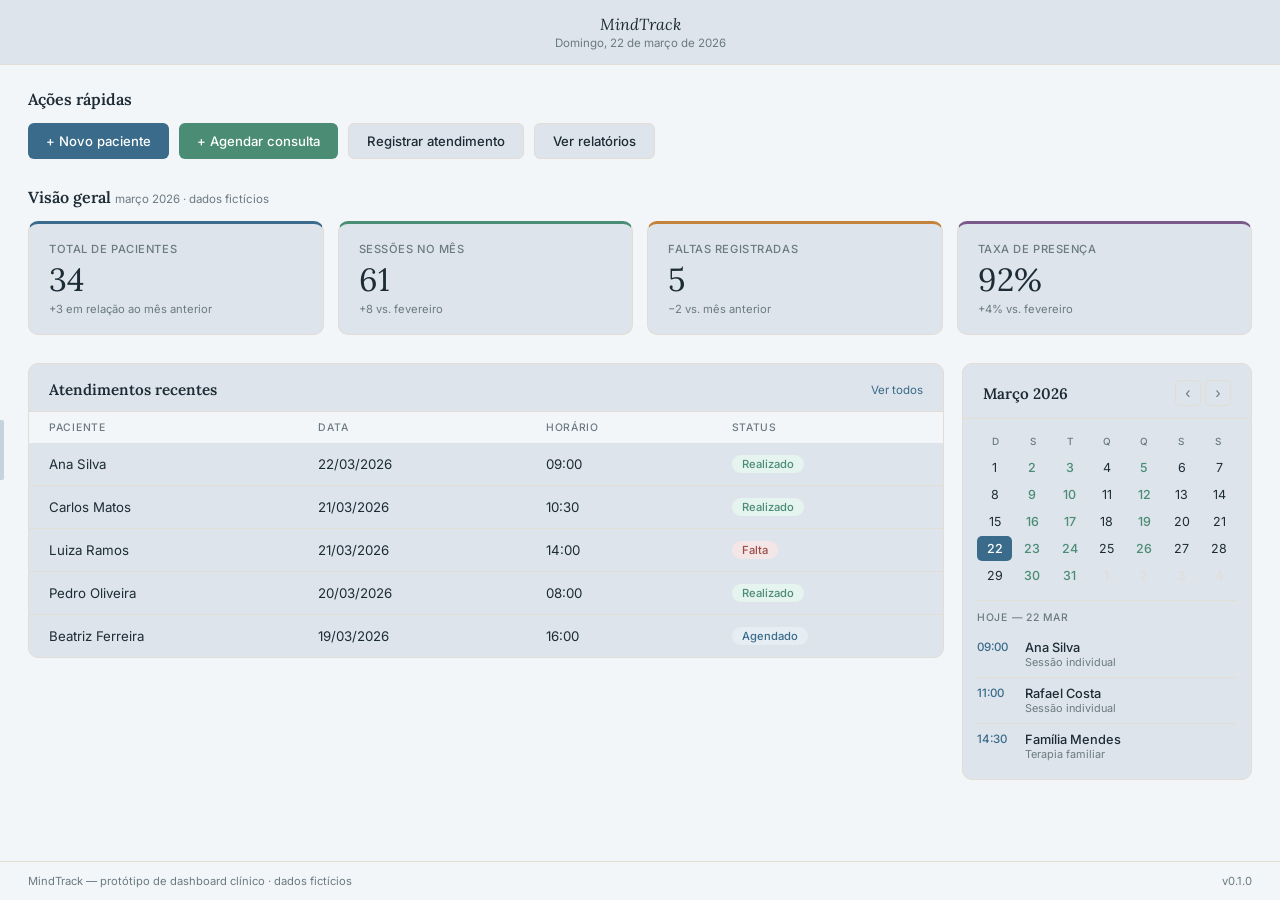
<file: index.html>
<!DOCTYPE html>
<!--
  MindTrack — Painel principal
  Aparência → assets/css/style.css
  Sidebar   → hover puro via CSS, sem JavaScript
-->
<html lang="pt-BR">
<head>
  <meta charset="UTF-8" />
  <meta name="viewport" content="width=device-width, initial-scale=1.0" />
  <title>MindTrack — Painel</title>
  <link rel="preconnect" href="https://fonts.googleapis.com" />
  <link rel="preconnect" href="https://fonts.gstatic.com" crossorigin />
  <link href="https://fonts.googleapis.com/css2?family=Lora:ital,wght@0,400;0,600;1,400&family=Inter:wght@300;400;500&display=swap" rel="stylesheet" />
  <link rel="stylesheet" href="assets/css/style.css" />
</head>
<body>

  <!-- Barrinha que dispara o hover da sidebar -->
  <div class="gatilho-sidebar"></div>

  <!-- Sidebar de navegação -->
  <aside class="sidebar">
    <div class="logo">
      <span class="logo-nome">MindTrack</span>
      <span class="logo-sub">Gestão clínica</span>
    </div>
    <nav>
      <p class="nav-rotulo">Geral</p>
      <a class="nav-item ativo" href="index.html">Painel</a>
      <a class="nav-item" href="pages/pacientes/pacientes.html">Pacientes</a>
      <button class="nav-item" type="button">Agenda</button>
      <button class="nav-item" type="button">Prontuários</button>
      <hr class="separador" />
      <p class="nav-rotulo">Análise</p>
      <button class="nav-item" type="button">Relatórios</button>
      <button class="nav-item" type="button">Configurações</button>
    </nav>
    <div class="perfil">
      <div class="perfil-avatar">LB</div>
      <div>
        <p class="perfil-nome">Dra. Luiza Bueno</p>
        <p class="perfil-crp">CRP 06/123456</p>
      </div>
    </div>
  </aside>

  <!-- Fundo desfocado da sidebar -->
  <div class="overlay"></div>

  <!-- Área principal -->
  <div class="principal">

    <header class="topbar">
      <p class="topbar-titulo">MindTrack</p>
      <p class="topbar-data">Domingo, 22 de março de 2026</p>
    </header>

    <main class="conteudo">

      <!-- Ações rápidas -->
      <section class="secao">
        <h2 class="secao-titulo">Ações rápidas</h2>
        <div class="acoes-rapidas">
          <button class="btn-acao btn-primario" type="button">+ Novo paciente</button>
          <button class="btn-acao btn-secundario" type="button">+ Agendar consulta</button>
          <button class="btn-acao btn-terciario" type="button">Registrar atendimento</button>
          <button class="btn-acao btn-terciario" type="button">Ver relatórios</button>
        </div>
      </section>

      <!-- Cards de estatísticas -->
      <section class="secao">
        <h2 class="secao-titulo">
          Visão geral
          <span class="secao-sub">março 2026 · dados fictícios</span>
        </h2>
        <div class="grade-cards">
          <article class="card card-azul">
            <p class="card-rotulo">Total de pacientes</p>
            <p class="card-valor">34</p>
            <p class="card-info">+3 em relação ao mês anterior</p>
          </article>
          <article class="card card-verde">
            <p class="card-rotulo">Sessões no mês</p>
            <p class="card-valor">61</p>
            <p class="card-info">+8 vs. fevereiro</p>
          </article>
          <article class="card card-laranja">
            <p class="card-rotulo">Faltas registradas</p>
            <p class="card-valor">5</p>
            <p class="card-info">−2 vs. mês anterior</p>
          </article>
          <article class="card card-roxo">
            <p class="card-rotulo">Taxa de presença</p>
            <p class="card-valor">92%</p>
            <p class="card-info">+4% vs. fevereiro</p>
          </article>
        </div>
      </section>

      <!-- Grade inferior: tabela + calendário -->
      <div class="grade-inferior">

        <!-- Tabela de atendimentos recentes -->
        <section class="secao">
          <div class="card-secao">
            <div class="card-secao-cabecalho">
              <h2 class="card-secao-titulo">Atendimentos recentes</h2>
              <a class="link-ver-todos" href="pages/pacientes/pacientes.html">Ver todos</a>
            </div>
            <table class="tabela">
              <thead>
                <tr>
                  <th>Paciente</th>
                  <th>Data</th>
                  <th>Horário</th>
                  <th>Status</th>
                </tr>
              </thead>
              <tbody>
                <tr>
                  <td>Ana Silva</td><td>22/03/2026</td><td>09:00</td>
                  <td><span class="badge badge-realizado">Realizado</span></td>
                </tr>
                <tr>
                  <td>Carlos Matos</td><td>21/03/2026</td><td>10:30</td>
                  <td><span class="badge badge-realizado">Realizado</span></td>
                </tr>
                <tr>
                  <td>Luiza Ramos</td><td>21/03/2026</td><td>14:00</td>
                  <td><span class="badge badge-falta">Falta</span></td>
                </tr>
                <tr>
                  <td>Pedro Oliveira</td><td>20/03/2026</td><td>08:00</td>
                  <td><span class="badge badge-realizado">Realizado</span></td>
                </tr>
                <tr>
                  <td>Beatriz Ferreira</td><td>19/03/2026</td><td>16:00</td>
                  <td><span class="badge badge-agendado">Agendado</span></td>
                </tr>
              </tbody>
            </table>
          </div>
        </section>

        <!-- Calendário -->
        <section class="secao">
          <div class="card-secao">
            <div class="card-secao-cabecalho">
              <h2 class="card-secao-titulo">Março 2026</h2>
              <div>
                <button class="btn-mes" type="button">&lsaquo;</button>
                <button class="btn-mes" type="button">&rsaquo;</button>
              </div>
            </div>
            <div class="calendario">
              <div class="cal-semana">
                <span>D</span><span>S</span><span>T</span>
                <span>Q</span><span>Q</span><span>S</span><span>S</span>
              </div>
              <div class="cal-dias">
                <span class="dia">1</span>
                <span class="dia com-sessao">2</span>
                <span class="dia com-sessao">3</span>
                <span class="dia">4</span>
                <span class="dia com-sessao">5</span>
                <span class="dia">6</span>
                <span class="dia">7</span>
                <span class="dia">8</span>
                <span class="dia com-sessao">9</span>
                <span class="dia com-sessao">10</span>
                <span class="dia">11</span>
                <span class="dia com-sessao">12</span>
                <span class="dia">13</span>
                <span class="dia">14</span>
                <span class="dia">15</span>
                <span class="dia com-sessao">16</span>
                <span class="dia com-sessao">17</span>
                <span class="dia">18</span>
                <span class="dia com-sessao">19</span>
                <span class="dia">20</span>
                <span class="dia">21</span>
                <span class="dia hoje">22</span>
                <span class="dia com-sessao">23</span>
                <span class="dia com-sessao">24</span>
                <span class="dia">25</span>
                <span class="dia com-sessao">26</span>
                <span class="dia">27</span>
                <span class="dia">28</span>
                <span class="dia">29</span>
                <span class="dia com-sessao">30</span>
                <span class="dia com-sessao">31</span>
                <span class="dia outro-mes">1</span>
                <span class="dia outro-mes">2</span>
                <span class="dia outro-mes">3</span>
                <span class="dia outro-mes">4</span>
              </div>
            </div>
            <div class="sessoes-hoje">
              <p class="sessoes-titulo">Hoje — 22 mar</p>
              <div class="sessao-item">
                <span class="sessao-hora">09:00</span>
                <div>
                  <p class="sessao-paciente">Ana Silva</p>
                  <p class="sessao-tipo">Sessão individual</p>
                </div>
              </div>
              <div class="sessao-item">
                <span class="sessao-hora">11:00</span>
                <div>
                  <p class="sessao-paciente">Rafael Costa</p>
                  <p class="sessao-tipo">Sessão individual</p>
                </div>
              </div>
              <div class="sessao-item">
                <span class="sessao-hora">14:30</span>
                <div>
                  <p class="sessao-paciente">Família Mendes</p>
                  <p class="sessao-tipo">Terapia familiar</p>
                </div>
              </div>
            </div>
          </div>
        </section>

      </div><!-- fim grade-inferior -->

    </main>

    <footer class="rodape">
      <span>MindTrack — protótipo de dashboard clínico · dados fictícios</span>
      <span>v0.1.0</span>
    </footer>

  </div><!-- fim principal -->

</body>
</html>
</file>
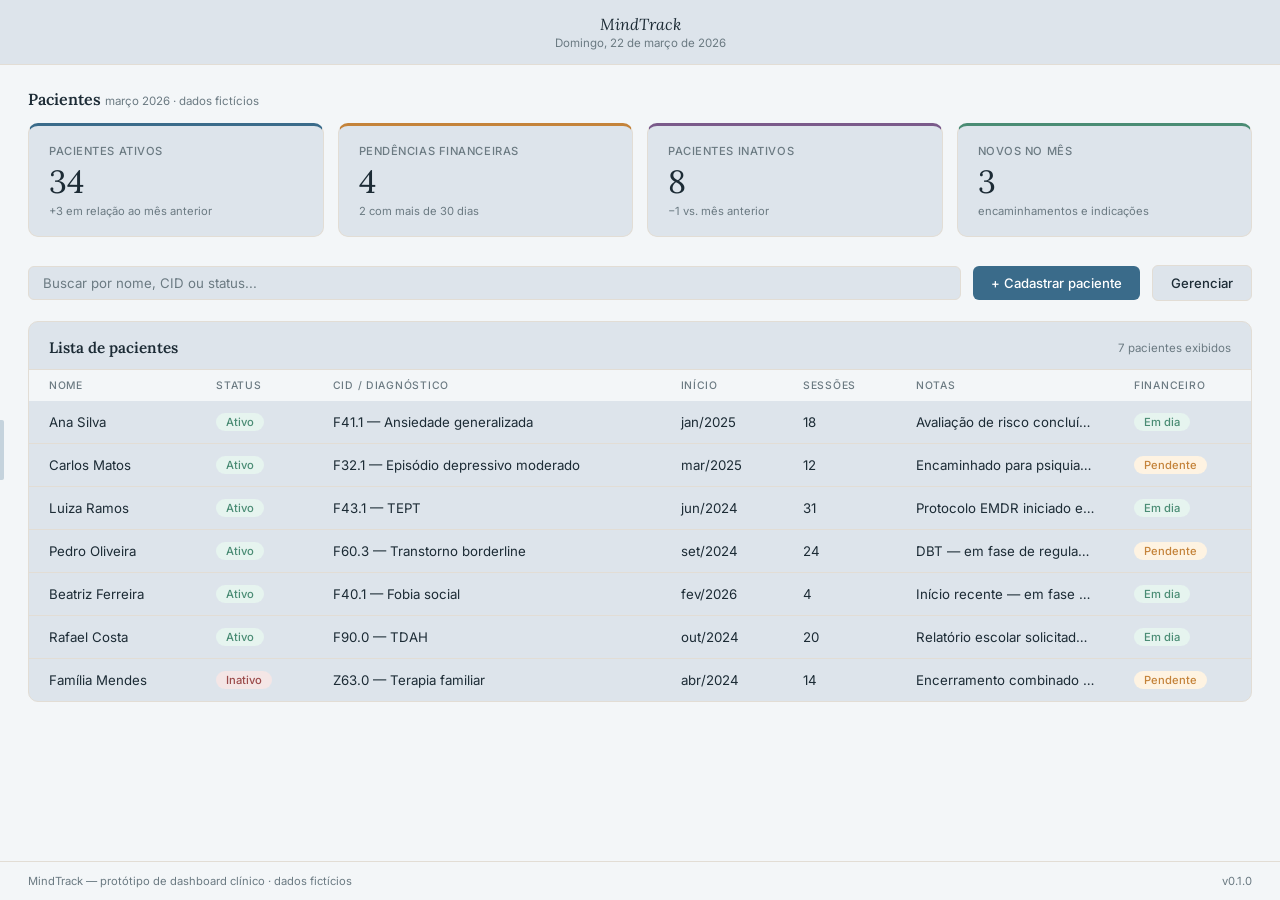
<file: pages/pacientes/pacientes.html>
<!DOCTYPE html>
<!--
  MindTrack — Pacientes
  Aparência compartilhada → ../assets/css/style.css
  Estilos desta página    → ../assets/css/pacientes.css

  Como os painéis laterais funcionam (sem JavaScript):
  ─────────────────────────────────────────────────────
  Cada painel tem um <input type="checkbox"> oculto como irmão do body.
  Um <label for="id-do-checkbox"> abre o painel ao clicar.
  O CSS usa :checked ~ para detectar o estado e deslizar o painel.
  Outro <label> fecha desmarcando o checkbox.

  Ordem obrigatória dos irmãos do body:
    1. checkboxes dos painéis  (position:fixed/ocultos)
    2. .gatilho-sidebar
    3. .sidebar
    4. .overlay
    5. .principal
    6. .painel-fundo
    7. .painel-lateral.painel-cadastro
    8. .painel-lateral.painel-gerenciar
-->
<html lang="pt-BR">
<head>
  <meta charset="UTF-8" />
  <meta name="viewport" content="width=device-width, initial-scale=1.0" />
  <title>MindTrack — Pacientes</title>
  <link rel="preconnect" href="https://fonts.googleapis.com" />
  <link rel="preconnect" href="https://fonts.gstatic.com" crossorigin />
  <link href="https://fonts.googleapis.com/css2?family=Lora:ital,wght@0,400;0,600;1,400&family=Inter:wght@300;400;500&display=swap" rel="stylesheet" />
  <link rel="stylesheet" href="../../assets/css/style.css" />
  <link rel="stylesheet" href="../../assets/css/pacientes.css" />
</head>
<body>

  <!--
    CHECKBOXES DOS PAINÉIS
    Devem ser os primeiros filhos do body para que o seletor ~
    alcance todos os irmãos que vêm depois (fundo e painéis).
    Não usamos display:none — isso bloqueia o <label for> em alguns browsers.
  -->
  <input type="checkbox" id="painel-cadastro"  class="painel-gatilho" />
  <input type="checkbox" id="painel-gerenciar" class="painel-gatilho" />

  <!-- Barrinha de hover da sidebar -->
  <div class="gatilho-sidebar"></div>

  <!-- Sidebar — idêntica ao index -->
  <aside class="sidebar">
    <div class="logo">
      <span class="logo-nome">MindTrack</span>
      <span class="logo-sub">Gestão clínica</span>
    </div>
    <nav>
      <p class="nav-rotulo">Geral</p>
      <a class="nav-item" href="../../index.html">Painel</a>
      <a class="nav-item ativo" href="pacientes.html">Pacientes</a>
      <button class="nav-item" type="button">Agenda</button>
      <button class="nav-item" type="button">Prontuários</button>
      <hr class="separador" />
      <p class="nav-rotulo">Análise</p>
      <button class="nav-item" type="button">Relatórios</button>
      <button class="nav-item" type="button">Configurações</button>
    </nav>
    <div class="perfil">
      <div class="perfil-avatar">LB</div>
      <div>
        <p class="perfil-nome">Dra. Luiza Bueno</p>
        <p class="perfil-crp">CRP 06/123456</p>
      </div>
    </div>
  </aside>

  <div class="overlay"></div>

  <!-- Área principal -->
  <div class="principal">

    <header class="topbar">
      <p class="topbar-titulo">MindTrack</p>
      <p class="topbar-data">Domingo, 22 de março de 2026</p>
    </header>

    <main class="conteudo">

      <!-- Cards de resumo -->
      <section class="secao">
        <h2 class="secao-titulo">
          Pacientes
          <span class="secao-sub">março 2026 · dados fictícios</span>
        </h2>
        <div class="grade-cards">
          <article class="card card-azul">
            <p class="card-rotulo">Pacientes ativos</p>
            <p class="card-valor">34</p>
            <p class="card-info">+3 em relação ao mês anterior</p>
          </article>
          <article class="card card-laranja">
            <p class="card-rotulo">Pendências financeiras</p>
            <p class="card-valor">4</p>
            <p class="card-info">2 com mais de 30 dias</p>
          </article>
          <article class="card card-roxo">
            <p class="card-rotulo">Pacientes inativos</p>
            <p class="card-valor">8</p>
            <p class="card-info">−1 vs. mês anterior</p>
          </article>
          <article class="card card-verde">
            <p class="card-rotulo">Novos no mês</p>
            <p class="card-valor">3</p>
            <p class="card-info">encaminhamentos e indicações</p>
          </article>
        </div>
      </section>

      <!-- Barra de ações + tabela -->
      <section class="secao">

        <div class="barra-acoes">
          <!-- Campo de busca — decorativo nesta versão -->
          <input
            class="campo-busca"
            type="text"
            placeholder="Buscar por nome, CID ou status..."
            disabled
            title="Busca disponível em versão futura"
          />
          <!--
            Label que abre o painel de cadastro.
            Marca o checkbox #painel-cadastro — o CSS cuida do resto.
          -->
          <label class="btn-acao btn-primario" for="painel-cadastro">
            + Cadastrar paciente
          </label>
          <!--
            Label que abre o painel de gerenciamento (registrar / excluir).
            Só aparece este botão — cadastro e exclusão ficam dentro do painel.
          -->
          <label class="btn-acao btn-terciario" for="painel-gerenciar">
            Gerenciar
          </label>
        </div>

        <!-- Tabela de pacientes -->
        <div class="card-secao">
          <div class="card-secao-cabecalho">
            <h2 class="card-secao-titulo">Lista de pacientes</h2>
            <span class="secao-sub">7 pacientes exibidos</span>
          </div>
          <table class="tabela">
            <thead>
              <tr>
                <th>Nome</th>
                <th>Status</th>
                <th>CID / Diagnóstico</th>
                <th>Início</th>
                <th>Sessões</th>
                <th>Notas</th>
                <th>Financeiro</th>
              </tr>
            </thead>
            <tbody>
              <tr>
                <td>Ana Silva</td>
                <td><span class="badge badge-ativo">Ativo</span></td>
                <td>F41.1 — Ansiedade generalizada</td>
                <td>jan/2025</td><td>18</td>
                <td class="col-notas" title="Avaliação de risco concluída em fev/25">Avaliação de risco concluída em fev/25</td>
                <td><span class="badge badge-em-dia">Em dia</span></td>
              </tr>
              <tr>
                <td>Carlos Matos</td>
                <td><span class="badge badge-ativo">Ativo</span></td>
                <td>F32.1 — Episódio depressivo moderado</td>
                <td>mar/2025</td><td>12</td>
                <td class="col-notas" title="Encaminhado para psiquiatria em abr/25">Encaminhado para psiquiatria em abr/25</td>
                <td><span class="badge badge-pendente">Pendente</span></td>
              </tr>
              <tr>
                <td>Luiza Ramos</td>
                <td><span class="badge badge-ativo">Ativo</span></td>
                <td>F43.1 — TEPT</td>
                <td>jun/2024</td><td>31</td>
                <td class="col-notas" title="Protocolo EMDR iniciado em ago/24">Protocolo EMDR iniciado em ago/24</td>
                <td><span class="badge badge-em-dia">Em dia</span></td>
              </tr>
              <tr>
                <td>Pedro Oliveira</td>
                <td><span class="badge badge-ativo">Ativo</span></td>
                <td>F60.3 — Transtorno borderline</td>
                <td>set/2024</td><td>24</td>
                <td class="col-notas" title="DBT — em fase de regulação emocional">DBT — em fase de regulação emocional</td>
                <td><span class="badge badge-pendente">Pendente</span></td>
              </tr>
              <tr>
                <td>Beatriz Ferreira</td>
                <td><span class="badge badge-ativo">Ativo</span></td>
                <td>F40.1 — Fobia social</td>
                <td>fev/2026</td><td>4</td>
                <td class="col-notas" title="Início recente — em fase de vínculo terapêutico">Início recente — em fase de vínculo</td>
                <td><span class="badge badge-em-dia">Em dia</span></td>
              </tr>
              <tr>
                <td>Rafael Costa</td>
                <td><span class="badge badge-ativo">Ativo</span></td>
                <td>F90.0 — TDAH</td>
                <td>out/2024</td><td>20</td>
                <td class="col-notas" title="Relatório escolar solicitado em jan/25">Relatório escolar solicitado em jan/25</td>
                <td><span class="badge badge-em-dia">Em dia</span></td>
              </tr>
              <tr>
                <td>Família Mendes</td>
                <td><span class="badge badge-inativo">Inativo</span></td>
                <td>Z63.0 — Terapia familiar</td>
                <td>abr/2024</td><td>14</td>
                <td class="col-notas" title="Encerramento combinado em dez/24">Encerramento combinado em dez/24</td>
                <td><span class="badge badge-pendente">Pendente</span></td>
              </tr>
            </tbody>
          </table>
        </div>
      </section>

    </main>

    <footer class="rodape">
      <span>MindTrack — protótipo de dashboard clínico · dados fictícios</span>
      <span>v0.1.0</span>
    </footer>

  </div><!-- fim principal -->

  <!-- Fundo semitransparente — aparece quando qualquer painel está aberto -->
  <div class="painel-fundo">
    <label class="painel-fundo-fechar" for="painel-cadastro"></label>
    <label class="painel-fundo-fechar" for="painel-gerenciar"></label>
  </div>

  <!-- PAINEL DE CADASTRO -->
  <div class="painel-lateral painel-cadastro">
  <div class="painel-cabecalho">
    <h2 class="painel-titulo">Cadastrar novo paciente</h2>
    <!-- Label × fecha o painel desmarcando o checkbox #painel-cadastro -->
    <label class="painel-fechar" for="painel-cadastro">&times;</label>
  </div>

  <div class="painel-corpo">

    <!-- Nome completo -->
    <div class="campo-grupo">
      <label class="campo-label" for="nome-paciente">Nome completo</label>
      <input class="campo-input" type="text" id="nome-paciente" placeholder="Ex: Ana Silva" />
    </div>

    <!-- CID e status lado a lado -->
    <div class="campo-linha">
      <div class="campo-grupo">
        <label class="campo-label" for="cid-paciente">CID / Diagnóstico</label>
        <input class="campo-input" type="text" id="cid-paciente" placeholder="Ex: F41.1" />
      </div>
      <div class="campo-grupo">
        <label class="campo-label" for="status-paciente">Status</label>
        <select class="campo-select" id="status-paciente">
          <option value="ativo">Ativo</option>
          <option value="inativo">Inativo</option>
        </select>
      </div>
    </div>

    <!-- Data de início e situação financeira lado a lado -->
    <div class="campo-linha">
      <div class="campo-grupo">
        <label class="campo-label" for="inicio-paciente">Data de início</label>
        <input class="campo-input" type="month" id="inicio-paciente" />
      </div>
      <div class="campo-grupo">
        <label class="campo-label" for="financeiro-paciente">Situação financeira</label>
        <select class="campo-select" id="financeiro-paciente">
          <option value="em-dia">Em dia</option>
          <option value="pendente">Pendente</option>
        </select>
      </div>
    </div>

    <!-- Notas importantes -->
    <div class="campo-grupo">
      <label class="campo-label" for="notas-paciente">Notas importantes</label>
      <input class="campo-input" type="text" id="notas-paciente" placeholder="Observações relevantes" />
    </div>

  </div><!-- fim painel-corpo -->

  <div class="painel-rodape">
    <label class="btn-cancelar" for="painel-cadastro">Cancelar</label>
    <button class="btn-acao btn-primario" type="button">Salvar paciente</button>
  </div>
</div>

  <!-- PAINEL DE GERENCIAMENTO -->
  <div class="painel-lateral painel-gerenciar">
  <div class="painel-cabecalho">
    <h2 class="painel-titulo">Gerenciar paciente</h2>
    <!-- Label × fecha o painel desmarcando o checkbox #painel-gerenciar -->
    <label class="painel-fechar" for="painel-gerenciar">&times;</label>
  </div>

  <div class="painel-corpo">

    <!-- ── 1. Ações rápidas ─────────────────────────────────── -->
    <div class="gerenciar-opcoes">

      <div class="gerenciar-item">
        <div class="gerenciar-item-info">
          <p>Registrar atendimento</p>
          <p>Adicionar uma sessão ao histórico do paciente</p>
        </div>
        <button class="btn-acao btn-secundario" type="button">Registrar</button>
      </div>

      <div class="gerenciar-item">
        <div class="gerenciar-item-info">
          <p>Excluir paciente</p>
          <p>Remove permanentemente o cadastro e histórico</p>
        </div>
        <button class="btn-excluir" type="button">Excluir</button>
      </div>

    </div>

    <!-- ── 2. Aviso de exclusão ─────────────────────────────── -->
    <div class="aviso-exclusao">
      <p>
        A exclusão é <strong>permanente e irreversível.</strong>
        Todos os registros de atendimento vinculados também serão removidos.
      </p>
    </div>

    <!-- ── 3. Formulário de edição ──────────────────────────── -->
    <div class="gerenciar-divisor">
      <span>Editar dados do paciente</span>
    </div>

    <!-- Nome -->
    <div class="campo-grupo">
      <label class="campo-label" for="editar-nome">Nome completo</label>
      <input class="campo-input" type="text" id="editar-nome" value="Ana Silva" />
    </div>

    <!-- CID e status lado a lado -->
    <div class="campo-linha">
      <div class="campo-grupo">
        <label class="campo-label" for="editar-cid">CID / Diagnóstico</label>
        <input class="campo-input" type="text" id="editar-cid" value="F41.1" />
      </div>
      <div class="campo-grupo">
        <label class="campo-label" for="editar-status">Status</label>
        <select class="campo-select" id="editar-status">
          <option value="ativo" selected>Ativo</option>
          <option value="inativo">Inativo</option>
        </select>
      </div>
    </div>

    <!-- Sessões e financeiro lado a lado -->
    <div class="campo-linha">
      <div class="campo-grupo">
        <label class="campo-label" for="editar-sessoes">Sessões realizadas</label>
        <input class="campo-input" type="number" id="editar-sessoes" value="18" min="0" />
      </div>
      <div class="campo-grupo">
        <label class="campo-label" for="editar-financeiro">Situação financeira</label>
        <select class="campo-select" id="editar-financeiro">
          <option value="em-dia" selected>Em dia</option>
          <option value="pendente">Pendente</option>
        </select>
      </div>
    </div>

    <!-- Notas -->
    <div class="campo-grupo">
      <label class="campo-label" for="editar-notas">Notas importantes</label>
      <input class="campo-input" type="text" id="editar-notas" value="Avaliação de risco concluída em fev/25" />
    </div>

  </div><!-- fim painel-corpo -->

  <div class="painel-rodape">
    <label class="btn-cancelar" for="painel-gerenciar">Fechar</label>
    <button class="btn-acao btn-primario" type="button">Salvar alterações</button>
  </div>
</div>


</body>
</html>
</file>
<file: assets/css/style.css>
/* ══════════════════════════════════════════════════════════════
   VARIÁVEIS GLOBAIS
   Alterar um valor aqui reflete em todos os elementos que o usam.
   ══════════════════════════════════════════════════════════════ */
:root {
  --fundo:           #f3f6f8;
  --fundo-card:      #dde4eb;
  --sidebar-bg:      #1c2b35;
  --sidebar-texto:   #c8d6dc;
  --sidebar-ativo:   #ffffff;
  --texto:           #1c2b35;
  --texto-suave:     #6b7a82;
  --borda:           #e2ddd5;
  --azul:            #3a6b8a;
  --verde:           #4a8c74;
  --laranja:         #c4833a;
  --roxo:            #7a5a8a;
  --largura-sidebar: 210px;
}

/* ══════════════════════════════════════════════════════════════
   RESET SEGURO
   box-sizing e remoção de margens/paddings padrão.
   NÃO mexemos em border — isso quebra inputs e outros elementos.
   ══════════════════════════════════════════════════════════════ */
*, *::before, *::after {
  box-sizing: border-box;
  margin: 0;
  padding: 0;
}

body {
  font-family: 'Inter', sans-serif;
  font-size: 14px;
  background-color: var(--fundo);
  color: var(--texto);
  min-height: 100vh;
}

/* ══════════════════════════════════════════════════════════════
   SIDEBAR — MENU LATERAL RECOLHÍVEL (hover puro, sem JS)
   ══════════════════════════════════════════════════════════════

   Estrutura de irmãos no body (ordem obrigatória):
     .gatilho-sidebar  → barrinha que dispara o hover
     .sidebar          → menu lateral
     .overlay          → fundo desfocado
     .principal        → conteúdo da página

   CSS usa o combinador ~ (irmão geral):
     .gatilho-sidebar:hover ~ .sidebar  → abre ao passar na barrinha
     .sidebar:hover                     → mantém aberta dentro do menu
   ══════════════════════════════════════════════════════════════ */

/* Barrinha fina colada na borda esquerda */
.gatilho-sidebar {
  position: fixed;
  top: 50%;
  left: 0;
  transform: translateY(-50%);
  width: 4px;
  height: 60px;
  background-color: var(--azul);
  border-radius: 0 2px 2px 0;
  opacity: 0.25;
  z-index: 200;
  cursor: pointer;
  transition: opacity 0.2s;
}

.gatilho-sidebar:hover {
  opacity: 1;
}

/* Sidebar: começa fora da tela (translateX negativo = largura total) */
.sidebar {
  position: fixed;
  top: 0;
  left: 0;
  width: var(--largura-sidebar);
  height: 100vh;
  background-color: var(--sidebar-bg);
  display: flex;
  flex-direction: column;
  padding-bottom: 24px;
  border-radius: 0 6px 6px 0;
  z-index: 100;
  transform: translateX(calc(-1 * var(--largura-sidebar)));
  opacity: 0;
  /* Apenas transform e opacity — não animamos propriedades de layout */
  transition: transform 0.25s ease, opacity 0.25s ease;
}

/* Overlay: fundo desfocado que aparece quando a sidebar abre */
.overlay {
  position: fixed;
  top: 0;
  left: var(--largura-sidebar);
  width: calc(100% - var(--largura-sidebar));
  height: 100vh;
  backdrop-filter: blur(4px);
  background: rgba(0, 0, 0, 0.08);
  opacity: 0;
  pointer-events: none;
  transition: opacity 0.25s ease;
  z-index: 5;
}

/* Abre a sidebar: gatilho hover OU cursor dentro da sidebar */
.gatilho-sidebar:hover ~ .sidebar,
.sidebar:hover {
  transform: translateX(0);
  opacity: 1;
}

/* Ativa o overlay junto com a sidebar */
.gatilho-sidebar:hover ~ .overlay,
.sidebar:hover ~ .overlay {
  opacity: 1;
  pointer-events: auto;
}

/* Esconde a barrinha enquanto a sidebar está aberta */
.sidebar:hover ~ .gatilho-sidebar {
  opacity: 0;
  pointer-events: none;
}

/* ── Conteúdo interno da sidebar ── */
.logo {
  display: flex;
  flex-direction: column;
  padding: 28px 20px 20px;
  border-bottom: 1px solid rgba(255, 255, 255, 0.08);
  margin-bottom: 8px;
}

.logo-nome {
  font-family: 'Lora', serif;
  font-size: 1.05rem;
  color: #ffffff;
}

.logo-sub {
  font-size: 0.62rem;
  color: var(--sidebar-texto);
  text-transform: uppercase;
  letter-spacing: 0.06em;
  margin-top: 2px;
}

.nav-rotulo {
  font-size: 0.58rem;
  font-weight: 500;
  text-transform: uppercase;
  letter-spacing: 0.1em;
  color: rgba(200, 214, 220, 0.4);
  padding: 14px 20px 4px;
}

/* nav-item funciona tanto como <button> quanto como <a> */
.nav-item {
  display: block;
  width: 100%;
  padding: 9px 20px;
  background: none;
  border: none;
  text-align: left;
  color: var(--sidebar-texto);
  font-family: 'Inter', sans-serif;
  font-size: 0.82rem;
  cursor: pointer;
  text-decoration: none;
  transition: background-color 0.15s;
}

.nav-item:hover {
  background-color: rgba(255, 255, 255, 0.06);
  color: #ffffff;
}

.nav-item.ativo {
  background-color: rgba(74, 140, 116, 0.25);
  color: var(--sidebar-ativo);
  font-weight: 500;
  border-right: 3px solid var(--verde);
}

.separador {
  border: none;
  border-top: 1px solid rgba(255, 255, 255, 0.06);
  margin: 10px 0;
}

/* Perfil empurrado para a base via margin-top: auto */
.perfil {
  margin-top: auto;
  display: flex;
  align-items: center;
  gap: 10px;
  padding: 16px 20px 0;
  border-top: 1px solid rgba(255, 255, 255, 0.08);
}

.perfil-avatar {
  width: 32px;
  height: 32px;
  border-radius: 50%;
  background-color: var(--azul);
  color: #ffffff;
  display: flex;
  align-items: center;
  justify-content: center;
  font-size: 0.72rem;
  font-weight: 500;
  flex-shrink: 0;
}

.perfil-nome {
  font-size: 0.78rem;
  font-weight: 500;
  color: #ffffff;
}

.perfil-crp {
  font-size: 0.65rem;
  color: var(--sidebar-texto);
}

/* ══════════════════════════════════════════════════════════════
   ÁREA PRINCIPAL
   A sidebar é fixed — não empurra o conteúdo.
   ══════════════════════════════════════════════════════════════ */
.principal {
  display: flex;
  flex-direction: column;
  min-height: 100vh;
}

/* Topbar fica presa ao topo durante o scroll */
.topbar {
  background-color: var(--fundo-card);
  border-bottom: 1px solid var(--borda);
  padding: 14px 28px;
  position: sticky;
  top: 0;
  z-index: 10;
}

.topbar-titulo {
  text-align: center;
  font-family: 'Lora', serif;
  font-style: italic;
  font-size: 1rem;
  color: var(--texto);
}

.topbar-data {
  text-align: center;
  font-size: 0.72rem;
  color: var(--texto-suave);
  margin-top: 2px;
}

.conteudo {
  padding: 24px 28px 40px;
  flex: 1;
}

/* ══════════════════════════════════════════════════════════════
   SEÇÕES
   ══════════════════════════════════════════════════════════════ */
.secao {
  margin-bottom: 28px;
}

.secao-titulo {
  font-family: 'Lora', serif;
  font-size: 1rem;
  font-weight: 600;
  color: var(--texto);
  margin-bottom: 14px;
}

.secao-sub {
  font-family: 'Inter', sans-serif;
  font-size: 0.72rem;
  font-weight: 400;
  color: var(--texto-suave);
}

/* ══════════════════════════════════════════════════════════════
   BOTÕES DE AÇÃO
   ══════════════════════════════════════════════════════════════ */
.btn-acao {
  display: inline-flex;
  align-items: center;
  gap: 6px;
  padding: 9px 18px;
  border: none;
  border-radius: 6px;
  font-family: 'Inter', sans-serif;
  font-size: 0.82rem;
  font-weight: 500;
  cursor: pointer;
  text-decoration: none;
  transition: opacity 0.15s, transform 0.15s;
}

.btn-acao:hover {
  opacity: 0.88;
  transform: translateY(-1px);
}

.btn-primario   { background-color: var(--azul);   color: #ffffff; }
.btn-secundario { background-color: var(--verde);  color: #ffffff; }
.btn-terciario  {
  background-color: var(--fundo-card);
  color: var(--texto);
  border: 1px solid var(--borda);
}

/* ══════════════════════════════════════════════════════════════
   CARDS DE ESTATÍSTICAS
   ══════════════════════════════════════════════════════════════ */
.grade-cards {
  display: grid;
  grid-template-columns: repeat(4, 1fr);
  gap: 14px;
}

.card {
  background-color: var(--fundo-card);
  border: 1px solid var(--borda);
  border-top: 3px solid var(--borda);
  border-radius: 10px;
  padding: 18px 20px;
}

.card-azul    { border-top-color: var(--azul); }
.card-verde   { border-top-color: var(--verde); }
.card-laranja { border-top-color: var(--laranja); }
.card-roxo    { border-top-color: var(--roxo); }

.card-rotulo {
  font-size: 0.7rem;
  font-weight: 500;
  text-transform: uppercase;
  letter-spacing: 0.05em;
  color: var(--texto-suave);
  margin-bottom: 8px;
}

.card-valor {
  font-family: 'Lora', serif;
  font-size: 2rem;
  color: var(--texto);
  line-height: 1;
  margin-bottom: 6px;
}

.card-info {
  font-size: 0.7rem;
  color: var(--texto-suave);
}

/* ══════════════════════════════════════════════════════════════
   GRADE INFERIOR (tabela + calendário)
   ══════════════════════════════════════════════════════════════ */
.grade-inferior {
  display: grid;
  grid-template-columns: 1fr 290px;
  gap: 18px;
  align-items: start;
}

.card-secao {
  background-color: var(--fundo-card);
  border: 1px solid var(--borda);
  border-radius: 10px;
  overflow: hidden;
}

.card-secao-cabecalho {
  display: flex;
  align-items: center;
  justify-content: space-between;
  padding: 16px 20px 12px;
  border-bottom: 1px solid var(--borda);
}

.card-secao-titulo {
  font-family: 'Lora', serif;
  font-size: 0.95rem;
  font-weight: 600;
  color: var(--texto);
}

.link-ver-todos {
  font-size: 0.72rem;
  color: var(--azul);
  cursor: pointer;
  text-decoration: none;
}

.link-ver-todos:hover { text-decoration: underline; }

/* ══════════════════════════════════════════════════════════════
   TABELA
   ══════════════════════════════════════════════════════════════ */
.tabela {
  width: 100%;
  border-collapse: collapse;
}

.tabela thead tr { background-color: var(--fundo); }

.tabela th {
  padding: 9px 20px;
  text-align: left;
  font-size: 0.65rem;
  font-weight: 500;
  text-transform: uppercase;
  letter-spacing: 0.07em;
  color: var(--texto-suave);
}

.tabela td {
  padding: 12px 20px;
  font-size: 0.83rem;
  color: var(--texto);
  border-bottom: 1px solid var(--borda);
}

.tabela tbody tr:last-child td { border-bottom: none; }
.tabela tbody tr:hover td      { background-color: var(--fundo); }

.badge {
  display: inline-block;
  padding: 2px 10px;
  border-radius: 20px;
  font-size: 0.7rem;
  font-weight: 500;
}

.badge-realizado { background-color: #e6f4ef; color: var(--verde); }
.badge-falta     { background-color: #f4e6e6; color: #9b4a4a; }
.badge-agendado  { background-color: #e6eef4; color: var(--azul); }

/* ══════════════════════════════════════════════════════════════
   CALENDÁRIO
   ══════════════════════════════════════════════════════════════ */
.calendario { padding: 12px 14px 8px; }

.cal-semana {
  display: grid;
  grid-template-columns: repeat(7, 1fr);
  text-align: center;
  margin-bottom: 4px;
}

.cal-semana span {
  font-size: 0.62rem;
  font-weight: 500;
  text-transform: uppercase;
  color: var(--texto-suave);
  padding: 4px 0;
}

.cal-dias {
  display: grid;
  grid-template-columns: repeat(7, 1fr);
  gap: 2px;
  text-align: center;
}

.dia {
  padding: 5px 2px;
  font-size: 0.78rem;
  border-radius: 5px;
  cursor: pointer;
  color: var(--texto);
  transition: background-color 0.12s;
}

.dia:hover       { background-color: var(--fundo); }
.dia.outro-mes   { color: var(--borda); }
.dia.com-sessao  { font-weight: 500; color: var(--verde); }

.dia.hoje {
  background-color: var(--azul);
  color: #ffffff;
  font-weight: 500;
}

.dia.hoje.com-sessao { color: #ffffff; }

.btn-mes {
  background: none;
  border: 1px solid var(--borda);
  border-radius: 4px;
  width: 26px;
  height: 26px;
  cursor: pointer;
  color: var(--texto-suave);
  font-size: 1rem;
  transition: background-color 0.12s;
}

.btn-mes:hover { background-color: var(--fundo); }

.sessoes-hoje { padding: 0 14px 10px; }

.sessoes-titulo {
  font-size: 0.65rem;
  font-weight: 500;
  text-transform: uppercase;
  letter-spacing: 0.07em;
  color: var(--texto-suave);
  padding: 10px 0 8px;
  border-top: 1px solid var(--borda);
  margin-top: 4px;
}

.sessao-item {
  display: flex;
  align-items: flex-start;
  gap: 10px;
  padding: 8px 0;
  border-bottom: 1px solid var(--borda);
}

.sessao-item:last-child { border-bottom: none; }

.sessao-hora {
  font-size: 0.72rem;
  font-weight: 500;
  color: var(--azul);
  min-width: 38px;
}

.sessao-paciente {
  font-size: 0.8rem;
  font-weight: 500;
  color: var(--texto);
}

.sessao-tipo {
  font-size: 0.68rem;
  color: var(--texto-suave);
}

/* ══════════════════════════════════════════════════════════════
   AÇÕES RÁPIDAS (index)
   ══════════════════════════════════════════════════════════════ */
.acoes-rapidas {
  display: flex;
  gap: 10px;
  flex-wrap: wrap;
}

/* ══════════════════════════════════════════════════════════════
   RODAPÉ
   ══════════════════════════════════════════════════════════════ */
.rodape {
  display: flex;
  justify-content: space-between;
  padding: 12px 28px;
  border-top: 1px solid var(--borda);
  font-size: 0.7rem;
  color: var(--texto-suave);
}
</file>
<file: assets/css/pacientes.css>
/*
  Estilos específicos desta página.
  Não alteram nenhuma classe do style.css compartilhado —
  apenas adicionam o que é exclusivo de pacientes.html.
*/

/* ── barra de ações (busca + botões) ──────────────────────── */

/*
  Labels usados como botões (.btn-acao) têm display:inline por padrão.
  Precisamos de inline-flex para que padding, altura e alinhamento
  funcionem igual a um <button> dentro do flex container.
*/
.barra-acoes label.btn-acao {
  display: inline-flex;
  align-items: center;
  cursor: pointer;
}

/* Linha que agrupa a barra de busca e os botões de gerenciar */
.barra-acoes {
  display: flex;
  align-items: center;
  gap: 12px;
  margin-bottom: 20px;
  flex-wrap: wrap;
}

/*
  Campo de busca decorativo — sem funcionalidade nesta versão.
  O input recebe estilos mas não filtra a tabela (sem JS).
*/
.campo-busca {
  flex: 1;
  min-width: 200px;
  padding: 8px 14px;
  border: 1px solid var(--borda);
  border-radius: 6px;
  font-family: 'Inter', sans-serif;
  font-size: 0.83rem;
  color: var(--texto);
  background-color: var(--fundo-card);
  outline: none;
  transition: border-color 0.15s;
}

.campo-busca:focus { border-color: var(--azul); }
.campo-busca::placeholder { color: var(--texto-suave); }

/* ── tabela de pacientes ──────────────────────────────────── */

/*
  Coluna de notas pode ter texto longo — limitamos a largura
  e quebramos com reticências para não estourar o layout.
*/
.col-notas {
  max-width: 180px;
  white-space: nowrap;
  overflow: hidden;
  text-overflow: ellipsis;
}

/* Badges de status do paciente */
.badge-ativo   { background-color: #e6f4ef; color: var(--verde); }
.badge-inativo { background-color: #f4e6e6; color: #9b4a4a; }

/* Badges de situação financeira */
.badge-pendente { background-color: #fef3e2; color: var(--laranja); }
.badge-em-dia   { background-color: #e6f4ef; color: var(--verde); }

/* ── painéis laterais ────────────────────────────────────── */

/*
  Checkboxes que controlam os painéis.
  Não usamos display:none — impede o <label for> em alguns navegadores.
  Posicionamos fora da tela mantendo o DOM acessível.
*/
.painel-gatilho {
  position: absolute;
  opacity: 0;
  width: 0;
  height: 0;
  pointer-events: none;
}

/*
  Fundo semitransparente que aparece atrás do painel aberto.
  Invisível por padrão — ativado via :checked abaixo.
  Os labels dentro dele fecham o painel ao clicar fora.
*/
.painel-fundo {
  position: fixed;
  inset: 0;
  background-color: rgba(28, 43, 53, 0.35);
  z-index: 400;
  opacity: 0;
  pointer-events: none;
  transition: opacity 0.25s ease;
}

/*
  Labels invisíveis que cobrem o fundo.
  Ao clicar fora do painel, desmarcam o checkbox e fecham o painel.
*/
.painel-fundo-fechar {
  position: absolute;
  inset: 0;
  cursor: default;
}

/*
  Painel lateral — desliza da direita.
  Estado padrão: fora da tela (translateX(100%)).
  Mesmo princípio da sidebar, mas na direção oposta.
  Usa apenas transform e opacity — sem animar width ou left.
*/
.painel-lateral {
  position: fixed;
  top: 0;
  right: 0;
  width: 420px;
  height: 100vh;
  background-color: var(--fundo-card);
  z-index: 401;
  display: flex;
  flex-direction: column;
  box-shadow: -4px 0 24px rgba(28, 43, 53, 0.12);
  /* Começa fora da tela à direita */
  transform: translateX(100%);
  /* Apenas transform e opacity — sem animar propriedades de layout */
  transition: transform 0.28s ease, opacity 0.28s ease;
  opacity: 0;
}

/*
  Quando o checkbox está marcado, ativa o fundo e desliza o painel.
  O seletor ~ funciona porque os checkboxes, o fundo e os painéis
  são todos irmãos diretos do <body>.
*/
#painel-cadastro:checked ~ .painel-fundo,
#painel-gerenciar:checked ~ .painel-fundo {
  opacity: 1;
  pointer-events: auto;
}

#painel-cadastro:checked ~ .painel-cadastro,
#painel-gerenciar:checked ~ .painel-gerenciar {
  transform: translateX(0);
  opacity: 1;
}

/* Cabeçalho do painel com título e botão de fechar */
.painel-cabecalho {
  display: flex;
  align-items: center;
  justify-content: space-between;
  padding: 20px 24px 16px;
  border-bottom: 1px solid var(--borda);
  flex-shrink: 0;
}

.painel-titulo {
  font-family: 'Lora', serif;
  font-size: 1rem;
  font-weight: 600;
  color: var(--texto);
}

/* Label × que fecha o painel ao ser clicado */
.painel-fechar {
  font-size: 1.3rem;
  color: var(--texto-suave);
  cursor: pointer;
  line-height: 1;
  transition: color 0.15s;
  padding: 4px 8px;
  border-radius: 4px;
}

.painel-fechar:hover {
  color: var(--texto);
  background-color: var(--fundo);
}

/*
  Corpo do painel com scroll independente.
  flex: 1 faz ele ocupar todo o espaço entre cabeçalho e rodapé.
  overflow-y: auto permite scroll quando os campos não cabem na tela.
*/
.painel-corpo {
  flex: 1;
  overflow-y: auto;
  padding: 20px 24px;
}

/* Grupo de campo (label + input) */
.campo-grupo { margin-bottom: 16px; }

.campo-label {
  display: block;
  font-size: 0.72rem;
  font-weight: 500;
  color: var(--texto-suave);
  text-transform: uppercase;
  letter-spacing: 0.05em;
  margin-bottom: 5px;
}

.campo-input,
.campo-select {
  width: 100%;
  padding: 8px 12px;
  border: 1px solid var(--borda);
  border-radius: 6px;
  font-family: 'Inter', sans-serif;
  font-size: 0.83rem;
  color: var(--texto);
  background-color: var(--fundo);
  outline: none;
  transition: border-color 0.15s;
}

.campo-input:focus,
.campo-select:focus { border-color: var(--azul); }

/* Dois campos lado a lado */
.campo-linha {
  display: grid;
  grid-template-columns: 1fr 1fr;
  gap: 12px;
}

/* Rodapé do painel com botões — fixado na base */
.painel-rodape {
  display: flex;
  justify-content: flex-end;
  gap: 10px;
  padding: 16px 24px;
  border-top: 1px solid var(--borda);
  flex-shrink: 0;
}

/* Botão cancelar — label que fecha o painel */
.btn-cancelar {
  display: inline-flex;
  align-items: center;
  padding: 8px 18px;
  border: 1px solid var(--borda);
  border-radius: 6px;
  background-color: var(--fundo-card);
  color: var(--texto);
  font-family: 'Inter', sans-serif;
  font-size: 0.82rem;
  font-weight: 500;
  cursor: pointer;
  transition: opacity 0.15s;
}

.btn-cancelar:hover { opacity: 0.8; }

/* Bloco de aviso vermelho no painel de exclusão */
.aviso-exclusao {
  background-color: #fdf2f2;
  border: 1px solid #f4e6e6;
  border-radius: 8px;
  padding: 14px 16px;
  margin-bottom: 16px;
}

.aviso-exclusao p {
  font-size: 0.85rem;
  color: #9b4a4a;
  line-height: 1.5;
}

.aviso-exclusao strong { font-weight: 600; }

/* Botão de confirmar exclusão */
.btn-excluir {
  padding: 8px 18px;
  border: none;
  border-radius: 6px;
  background-color: #9b4a4a;
  color: #ffffff;
  font-family: 'Inter', sans-serif;
  font-size: 0.82rem;
  font-weight: 500;
  cursor: pointer;
  transition: opacity 0.15s;
}

.btn-excluir:hover { opacity: 0.88; }

/* ── divisor de seção dentro do painel gerenciar ────────────── */
/*
  Linha horizontal com rótulo centralizado.
  Separa as ações rápidas (registrar/excluir) do formulário de edição.
*/
.gerenciar-divisor {
  display: flex;
  align-items: center;
  gap: 10px;
  margin: 20px 0 16px;
}

.gerenciar-divisor::before,
.gerenciar-divisor::after {
  content: '';
  flex: 1;
  height: 1px;
  background-color: var(--borda);
}

.gerenciar-divisor span {
  font-size: 0.68rem;
  font-weight: 500;
  text-transform: uppercase;
  letter-spacing: 0.07em;
  color: var(--texto-suave);
  white-space: nowrap;
}
</file>
